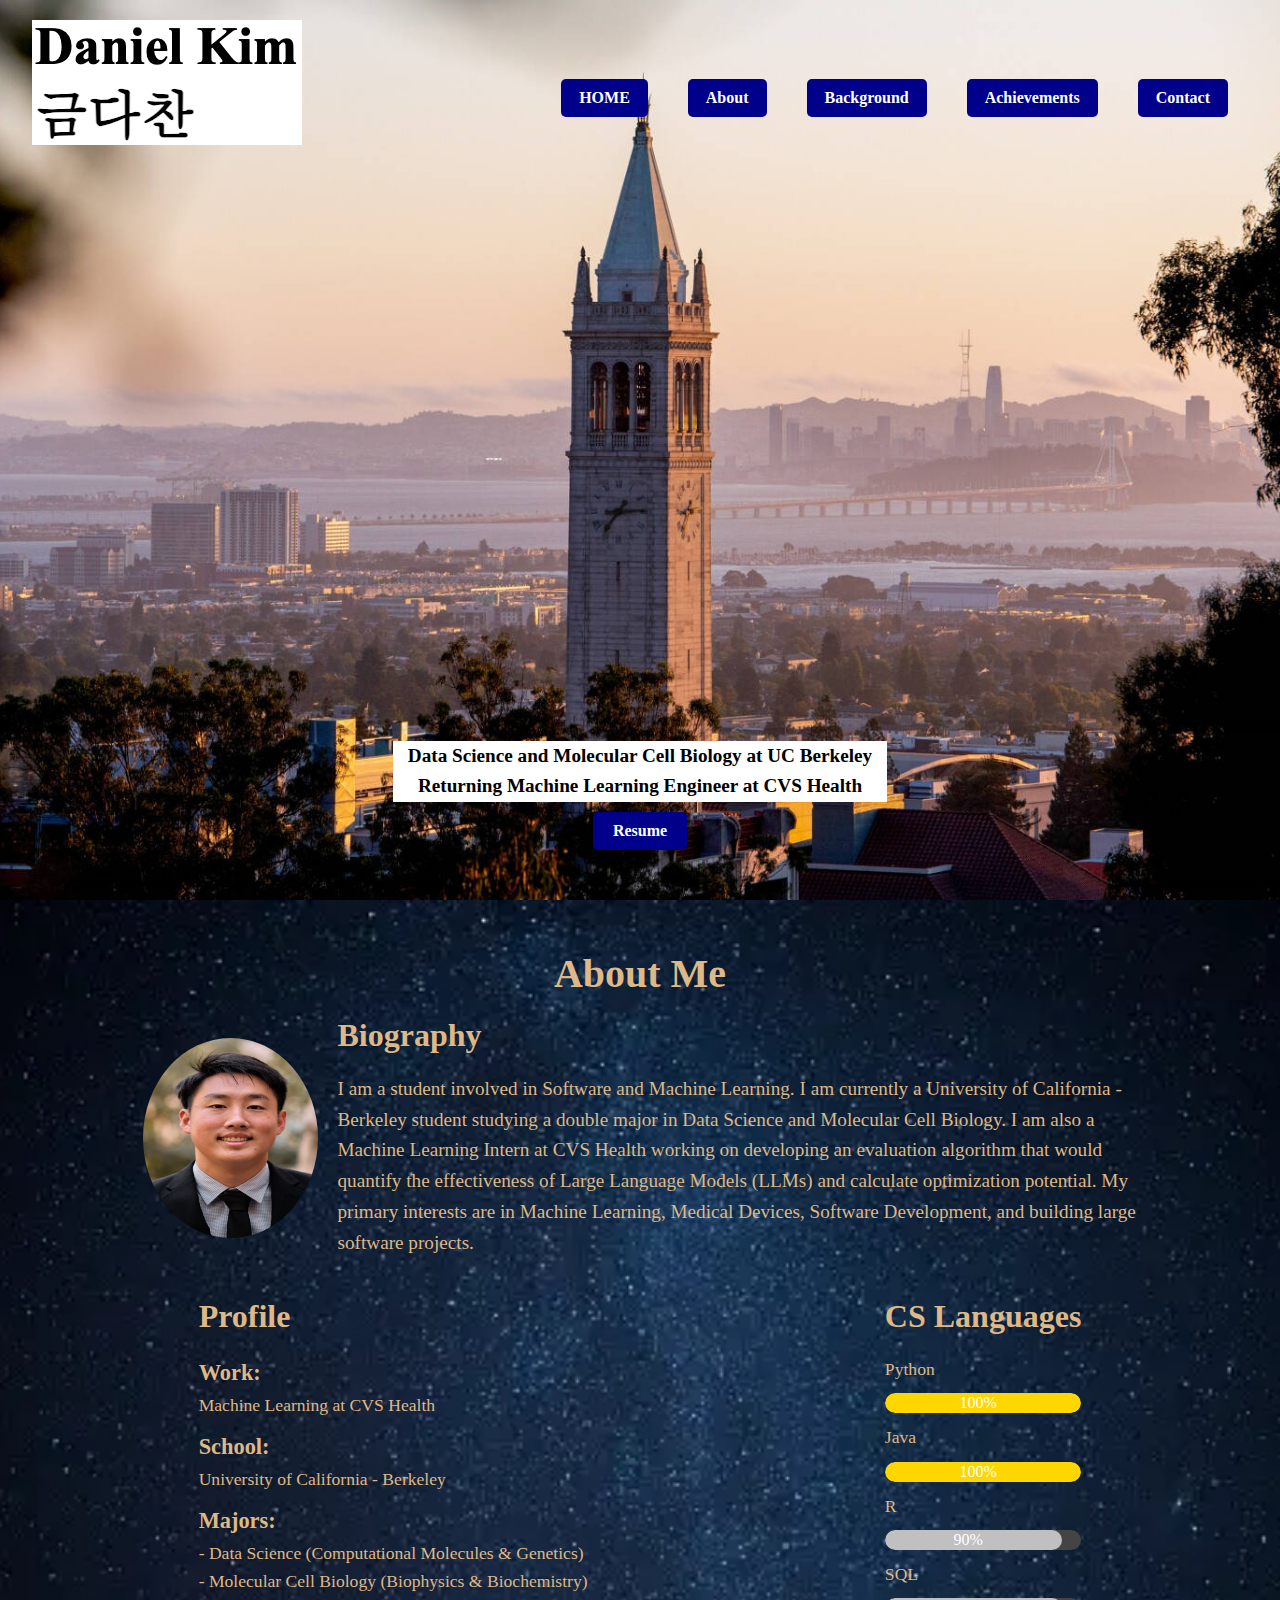
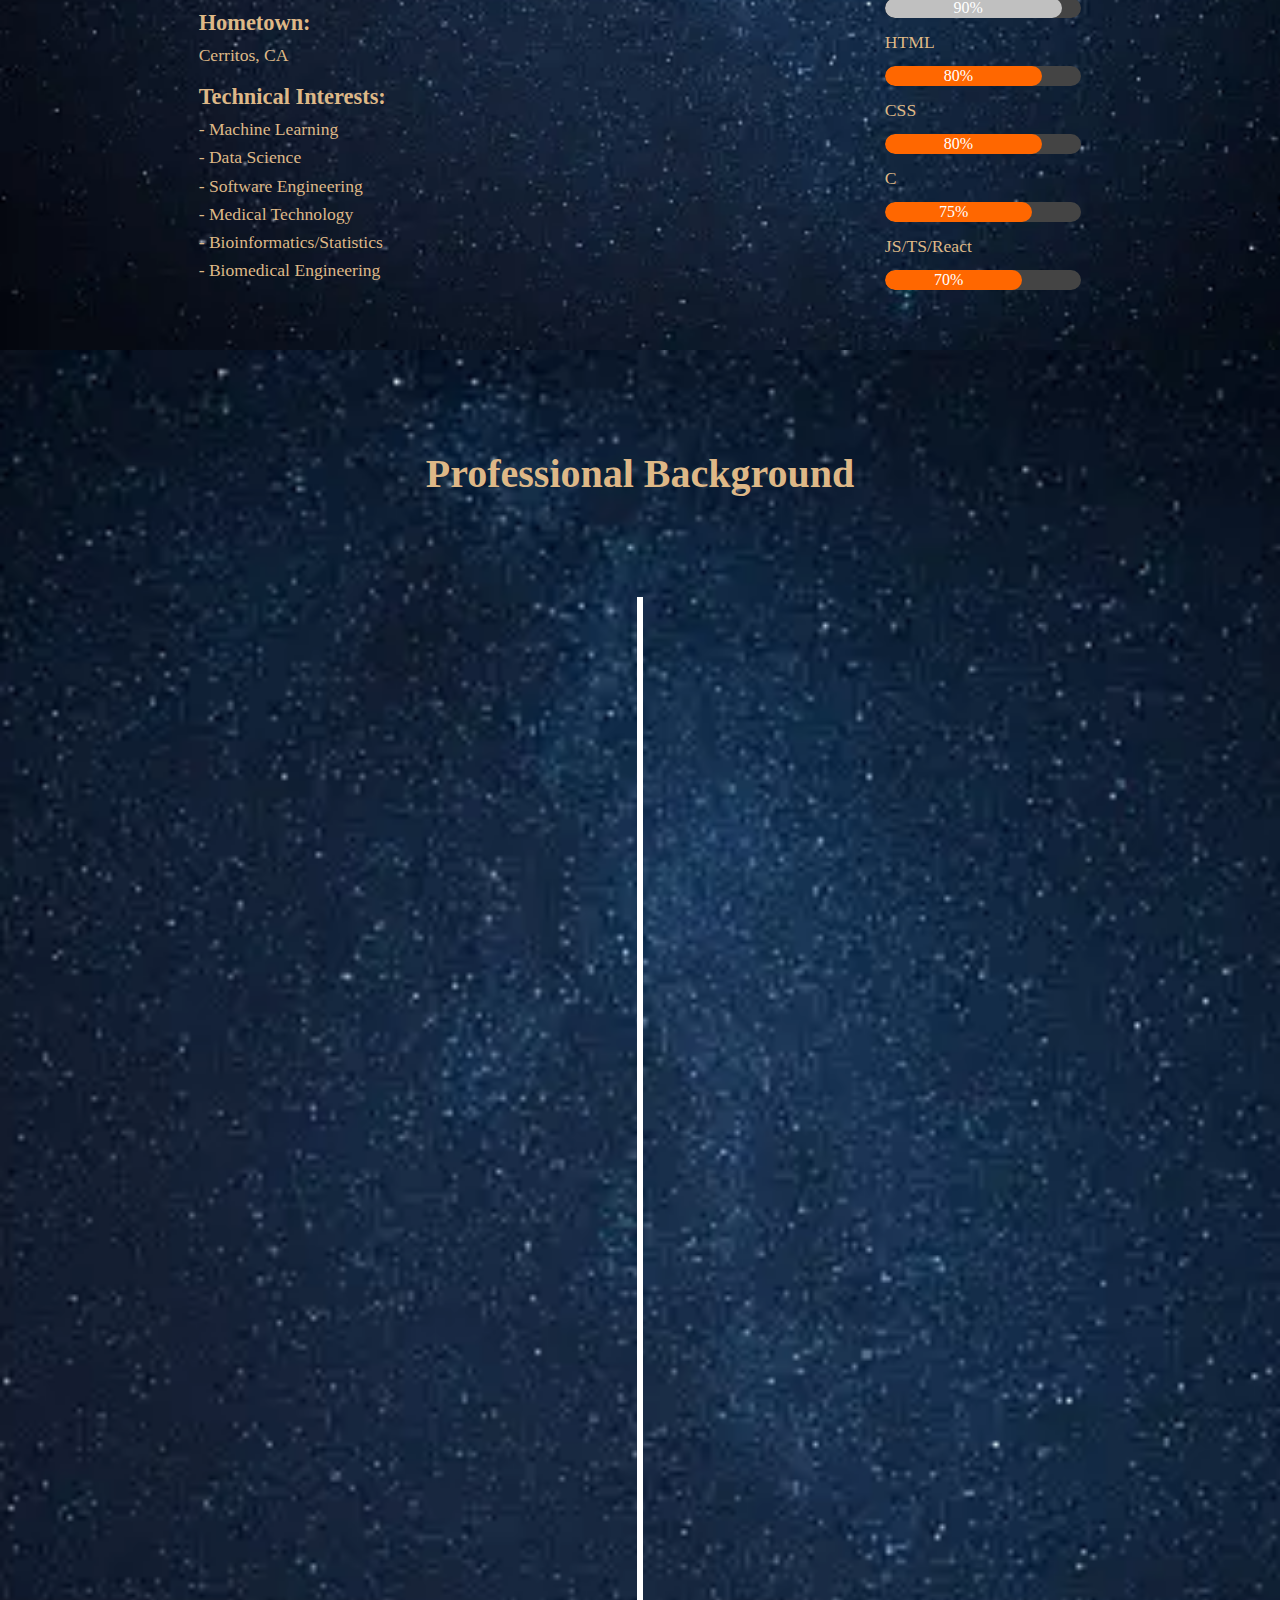
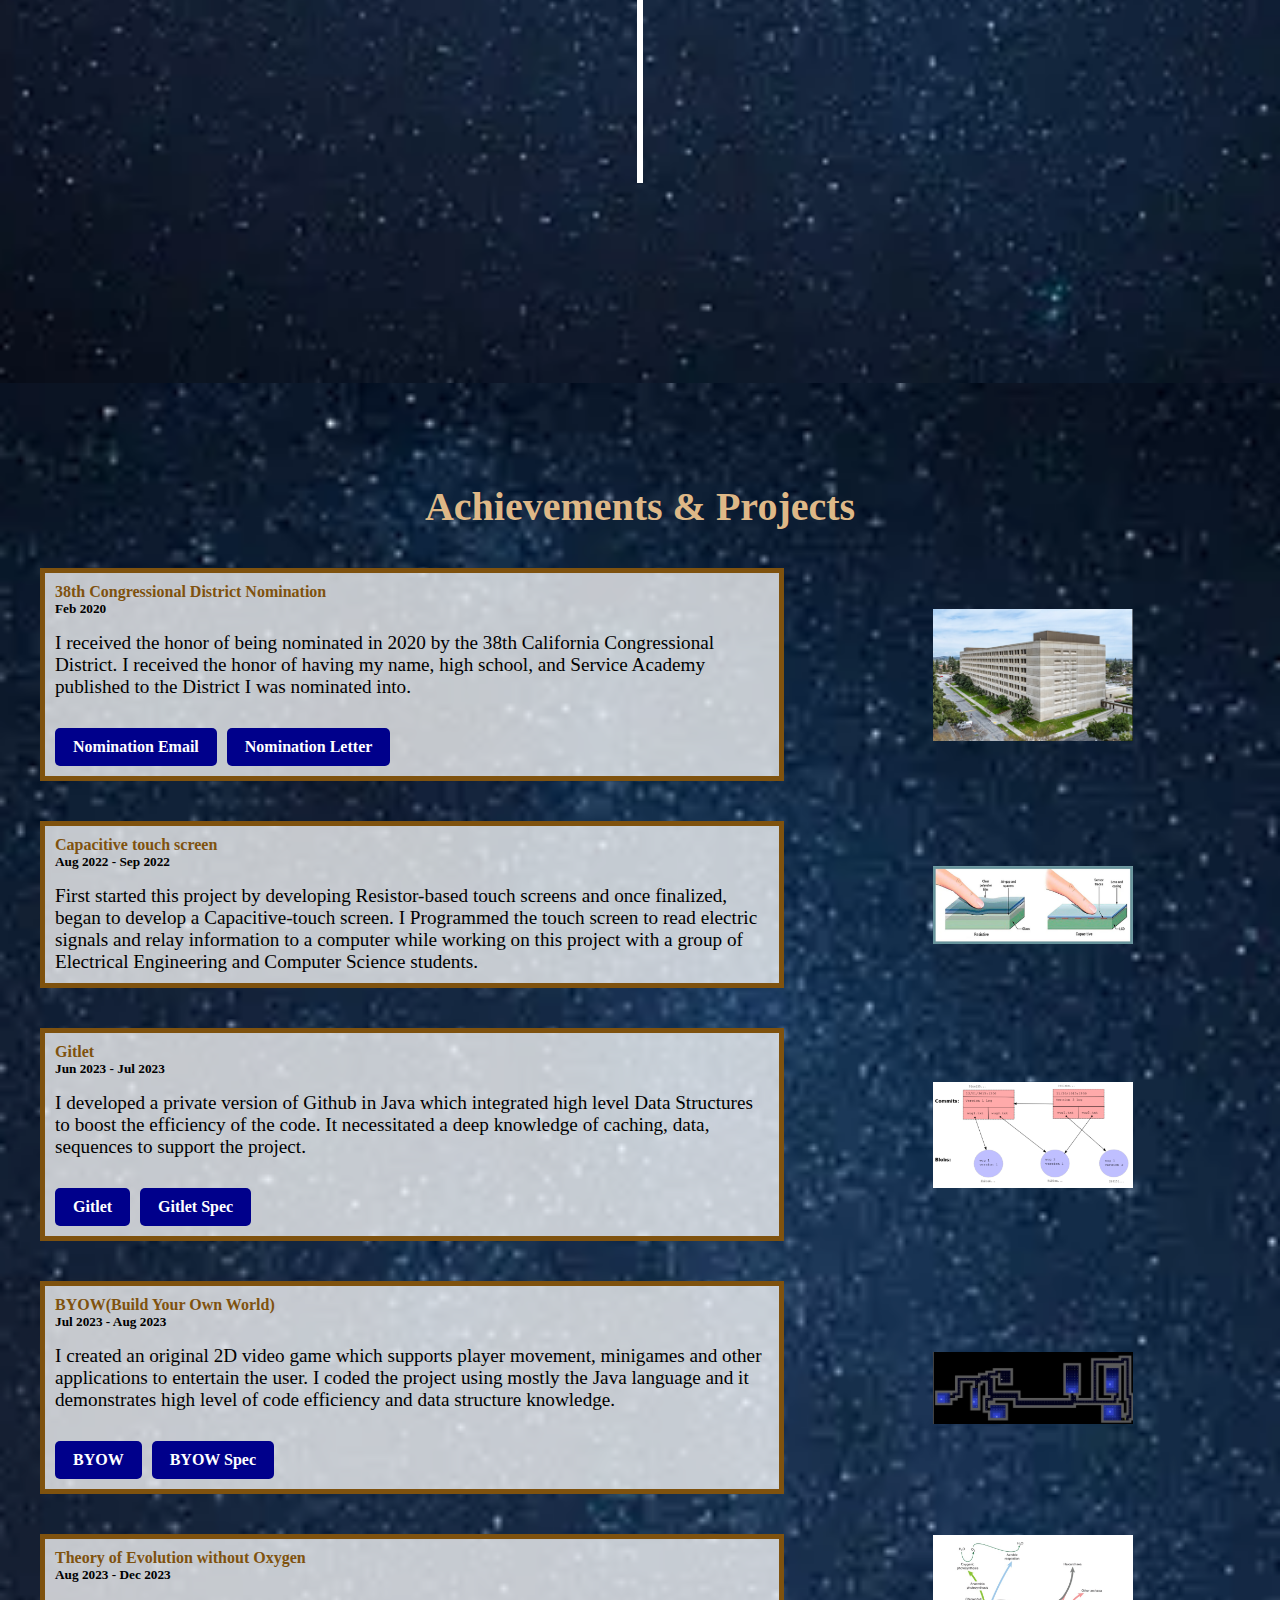
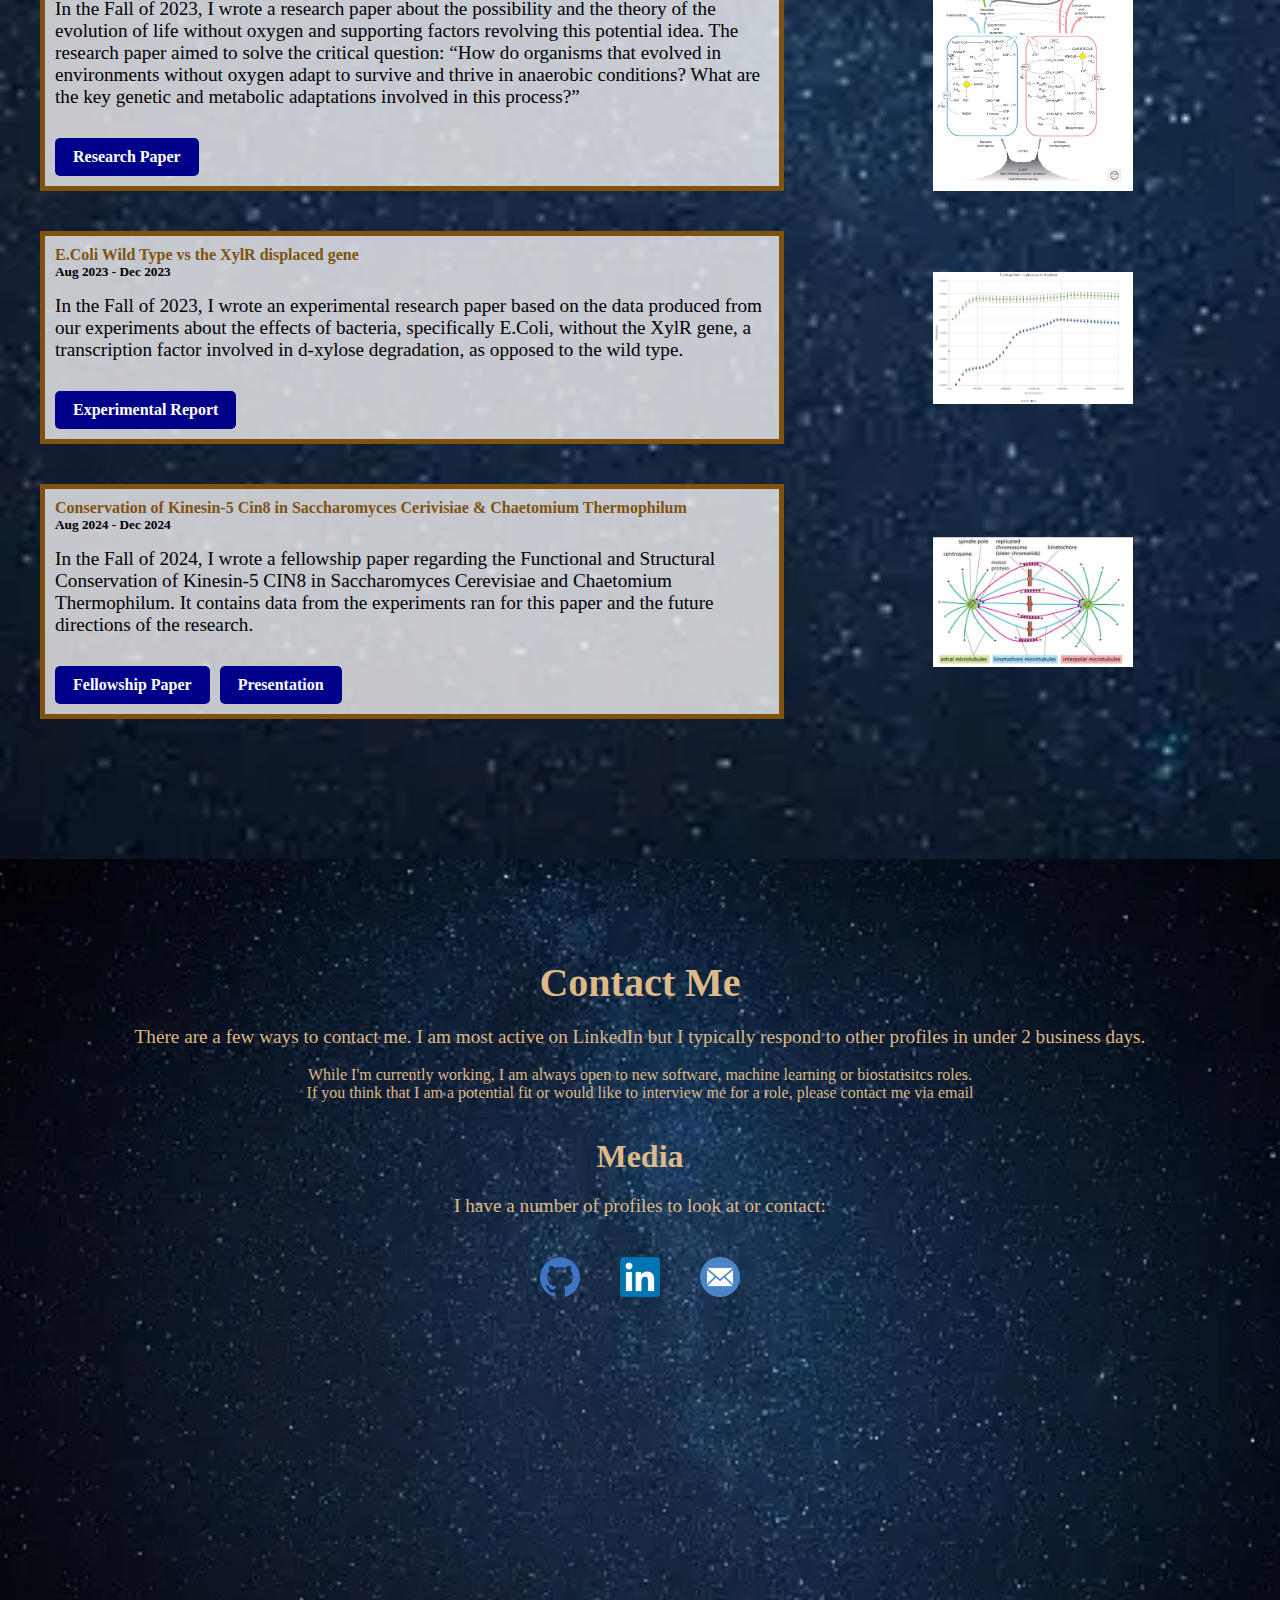
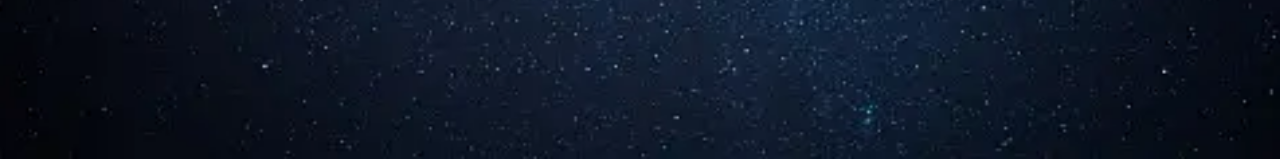
<file: DanKim.github.io/index.html>
<!DOCTYPE html>
<html lang="en">
<head>
    <meta charset="UTF-8">
    <meta name="viewport" content="width=device-width, initial-scale=1.0">
    <!-- <title>Daniel Kim's Personal Portfolio Website</title> -->
    <link rel="stylesheet" href="styles.css">
</head>
<body>
    <div class="background-home-image"></div>
    <header class="hero" id="home">
        <div class="details">
            <nav>
                <img src="images/Daniel Kim KE Name.png" class="logo" alt="Daniel Kim Logo">
                <ul>
                    <li><a href="#home">HOME</a></li>
                    <li><a href="#about">About</a></li>
                    <li><a href="#background">Background</a></li>
                    <li><a href="#achievements">Achievements</a></li>
                    <li><a href="#contact">Contact</a></li>
                </ul>
            </nav>
            <!-- <h1>My Official Personal Website</h1> -->
        </div>
    </header>   
    <footer class="home-footer">
        <p>
            Data Science and Molecular Cell Biology at UC Berkeley<br>
            Returning Machine Learning Engineer at CVS Health 
        </p>
        <div class="resume-details">
            <div class="resume-link">
                <a href="docs/DKResume.pdf" download="DKResume.pdf">Resume</a>
            </div>
        </div> 
    </footer>
    <section id="about" class="about-section">
        <h2>About Me</h2>
        <div class="about-container">
            <img src="images/professionalPhoto2.png" class="pPhoto">
            <div class="about-text">
                <h3>Biography</h3>
                <p> 
                    I am a student involved in Software and Machine Learning. I am currently a University of California - Berkeley
                    student studying a double major in Data Science and Molecular Cell Biology. I am also a Machine Learning Intern at CVS  
                    Health working on developing an evaluation algorithm that would quantify the effectiveness of Large Language Models (LLMs) 
                    and calculate optimization potential. My primary interests are in Machine Learning, Medical Devices, Software Development, 
                    and building large software projects.
                </p>
            </div>
        </div>
        <div class="skills-languages-container">
            <div class="skills">
                <h3>Profile</h3>
                <h4>Work:</h4>
                <p>Machine Learning at CVS Health</p>
                <h4>School:</h4>
                <p>University of California - Berkeley</p>
                <h4>Majors:</h4>
                <p>- Data Science (Computational Molecules & Genetics)
                    <br>- Molecular Cell Biology (Biophysics & Biochemistry)
                </p>
                <h4>Hometown:</h4>
                <p>Cerritos, CA</p>
                <h4>Technical Interests:</h4>
                <p>- Machine Learning
                    <br>- Data Science
                    <br>- Software Engineering 
                    <br>- Medical Technology 
                    <br>- Bioinformatics/Statistics 
                    <br>- Biomedical Engineering</p>
            </div>
            <div class="languages">
                <h3>CS Languages</h3>
                <p>Python</p>
                <div class="skill-bar">
                    <div class="skill-bar-inner skill-python">100%</div>
                </div>
                <p>Java</p>
                <div class="skill-bar">
                    <div class="skill-bar-inner skill-java">100%</div>
                </div>
                <p>R</p>
                <div class="skill-bar">
                    <div class="skill-bar-inner skill-r">90%</div>
                </div>
                <p>SQL</p>
                <div class="skill-bar">
                    <div class="skill-bar-inner skill-sql">90%</div>
                </div>
                <p>HTML</p>
                <div class="skill-bar">
                    <div class="skill-bar-inner skill-html">80%</div>
                </div>
                <p>CSS</p>
                <div class="skill-bar">
                    <div class="skill-bar-inner skill-css">80%</div>
                </div>
                <p>C</p>
                <div class="skill-bar">
                    <div class="skill-bar-inner skill-c">75%</div>
                </div>
                <p>JS/TS/React</p>
                <div class="skill-bar">
                    <div class="skill-bar-inner skill-js">70%</div>
                </div>
            </div>
        </div>
    </section>    
    <section id="background" class="background-section">
        <h2>Professional Background</h2>
        <div class="timeline">
            <div class="container left-container">
                <!-- <img src="images/UCBLogo.png" class="UCBLogo"> -->
                <div class="textbox">
                    <h4>Start University of California- Berkeley</h4>
                    <small>Fall 2020</small>
                    <p>Started Higher Education in Fall 2020</p>
                </div>
            </div>
            <div class="container right-container">
                <!-- <img src="images/UCBLogo.png" class="UCBLogo"> -->
                <div class="textbox">
                    <h4>Computer Science Academic Intern</h4>
                    <small>August 2023 - December 2023</small>
                    <p> Academic Intern
                        <br>
                        <br>As an Academic Intern for the Computer Science Department, I assisted Professor Denero teach CS61A class of 2000 student and lab section of 45 student.
                        My primary responsibilities were to assist program coursework, teach lessons in Python, SQL and Scheme for students 
                        and report findings to the head GSI with expected student results and growth.
                        This position demanded high proficiency in programming courses and engagement with staff.</p>
                </div>
            </div>
            <div class="container left-container">
                <!-- <img src="images/CVSHealthLogo.png" class="CVSHEALTHLogo"> -->
                <div class="textbox">
                    <h4>Machine Learning Engineer Intern at CVS Health</h4>
                    <small>May 2024 - August 2024</small>
                    <p> Machine Learning Engineer Intern
                        <br>
                        <br>My primary reponsibility was to program algorithms thorugh Generative AI to create authorization sets for specific prescription medication. 
                        Additionally, I worked on developing an Augmented Evaluation System for LLM optimization which hastened augmented code translation from 2 months to less than 1 hour.
                        My team launched our work into production and required me to present our success to stakeholders and management.</p>
                </div>
            </div>
            <div class="container right-container">
                <!-- <img src="images/UCBLogo.png" class="UCBLogo"> -->
                <div class="textbox">
                    <h4>Graduation University of California- Berkeley</h4>
                    <small>~Spring 2025</small>
                    <p>Anticipated Graduation from University of California- Berkeley</p>
                </div>
            </div>
            <div class="container left-container">
                <!-- <img src="images/CVSHealthLogo.png" class="CVSHEALTHLogo"> -->
                <div class="textbox">
                    <h4>Returning Machine Learning Engineer at CVS Health</h4>
                    <small>~July 2025</small>
                    <p> Returning Machine Learning Engineer
                    </p>
                </div>
            </div>
        </div>
    </section>
    <section id="achievements" class="achievements-section">
        <h2>Achievements & Projects</h2>
        <br>
        <div class="content-wrapper">
            <div class="acontainer">
                <div class="text-content">
                    <h4>38th Congressional District Nomination</h4>
                    <h5>Feb 2020</h5>
                    <p>I received the honor of being nominated in 2020 by the 38th California Congressional District. I received the honor of having my name, 
                        high school, and Service Academy published to the District I was nominated into.</p>
                    <ul>
                        <li><a href="docs/38thCDApproval.pdf" download="38thCDApproval.pdf">Nomination Email</a></li>
                        <li><a href="docs/38CDdoc.pdf" download="38CDdoc.pdf">Nomination Letter</a></li>
                    </ul>
                </div>
                <div class="image-content">
                    <img src="images/38CPreview.png" alt="Achievement 1">
                </div>
            </div>
            <div class="acontainer">
                <div class="text-content">
                    <h4>Capacitive touch screen</h4>
                    <h5>Aug 2022 - Sep 2022</h5>
                    <p>First started this project by developing Resistor-based touch screens and once finalized, began to develop a Capacitive-touch screen. I Programmed the touch screen to read electric signals and relay information to a computer while working on this project with a group of Electrical Engineering and Computer Science students.</p>
                </div>
                <div class="image-content">
                    <img src="images/CTSPreview.png" alt="Achievement 2">
                </div>
            </div>
            <div class="acontainer">
                <div class="text-content">
                    <h4>Gitlet</h4>
                    <h5>Jun 2023 - Jul 2023</h5>
                    <p>I developed a private version of Github in Java which integrated high level Data Structures to boost the efficiency of the code. It necessitated a deep knowledge of caching, data, sequences to support the project.</p>
                    <ul>
                        <li><a href="https://github.com/AtTheLegend27/Java-Repository/tree/main/proj2">Gitlet</a></li>
                        <li><a href="docs/GitletSpec.pdf">Gitlet Spec</a></li>
                    </ul>
                </div>
                <div class="image-content">
                    <img src="images/GitletPreview.png" alt="Achievement 3">
                </div>
            </div>
            <div class="acontainer">
                <div class="text-content">
                    <h4>BYOW(Build Your Own World)</h4>
                    <h5>Jul 2023 - Aug 2023</h5>
                    <p>I created an original 2D video game which supports player movement, minigames and other applications to entertain the user. I coded the project using mostly the Java language and it demonstrates high level of code efficiency and data structure knowledge.</p>
                    <ul>
                        <li><a href="https://github.com/AtTheLegend27/Java-Repository/tree/main/proj3">BYOW</a></li>
                        <li><a href="docs/BYOWSpec.pdf">BYOW Spec</a></li>
                    </ul>
                </div>
                <div class="image-content">
                    <img src="images/BYOWPreview.png" alt="Achievement 4">
                </div>
            </div>
            <div class="acontainer">
                <div class="text-content">
                    <h4>Theory of Evolution without Oxygen</h4>
                    <h5>Aug 2023 - Dec 2023</h5>
                    <p>In the Fall of 2023, I wrote a research paper about the possibility and the theory of the evolution of life without oxygen and supporting factors revolving this potential idea.
                        The research paper aimed to solve the critical question: “How do organisms that evolved in environments without oxygen adapt to survive and thrive in anaerobic conditions? What are the key genetic and metabolic adaptations involved in this process?”
                    </p>
                    <ul>
                        <li><a href="docs/TheoryofEvolution.pdf" download="TheoryofEvolution.pdf">Research Paper</a></li>
                    </ul>
                </div>
                <div class="image-content">
                    <img src="images/TheoryEPreview.png" alt="Achievement 5">
                </div>
            </div>
            <div class="acontainer">
                <div class="text-content">
                    <h4>E.Coli Wild Type vs the XylR displaced gene</h4>
                    <h5>Aug 2023 - Dec 2023</h5>
                    <p>In the Fall of 2023, I wrote an experimental research paper based on the data produced from our experiments about the effects of bacteria, specifically E.Coli, without the XylR gene, a transcription factor involved in d-xylose degradation, as opposed to the wild type.</p>
                    <ul>
                        <li><a href="docs/MCBC112LReport.pdf" download="MCBC112LReport.pdf">Experimental Report</a></li>
                    </ul>
                </div>
                <div class="image-content">
                    <img src="images/MCBLPreview.png" alt="Achievement 6">
                </div>
            </div>
            <div class="acontainer">
                <div class="text-content">
                    <h4>Conservation of Kinesin-5 Cin8 in Saccharomyces Cerivisiae & Chaetomium Thermophilum</h4>
                    <h5>Aug 2024 - Dec 2024</h5>
                    <p>In the Fall of 2024, I wrote a fellowship paper regarding the Functional and Structural Conservation of Kinesin-5 CIN8 in Saccharomyces Cerevisiae and Chaetomium Thermophilum. It contains data from the experiments ran for this paper and the future directions of the research.</p>
                    <ul>
                        <li><a href="docs/MCB110LFellowshipPaper.pdf" download="MCB110LFellowshipPaper.pdf">Fellowship Paper</a></li>
                        <li><a href="docs/MCB110LFinalPresentation.pdf" download="MCB110LFinalPresentation.pdf">Presentation</a></li>
                    </ul>
                </div>
                <div class="image-content">
                    <img src="images/MCB110LFPPreview.png" alt="Achievement 7">
                </div>
            </div>
        </div>
    </section>    
    <section id="contact" class="contact-section">
        <h2>Contact Me</h2>
        <p>There are a few ways to contact me. I am most active on LinkedIn but I typically respond to other profiles in under 2 business
            days. </p>
            <br> While I'm currently working, I am always open to new software, machine learning or biostatisitcs roles. 
            <br>If you think that I am a potential fit or would like to interview me for a role, please contact me via email
            <br>
            <br>
            <br>
        <h3>Media</h3>
        <p>I have a number of profiles to look at or contact:</p>
        <ul>
            <li><a href="https://github.com/AtTheLegend27?tab=repositories"><img src="images/githubLogo.png" class="GithubLogo"></a></li>
            <li><a href="https://www.linkedin.com/in/daniel-kim-7418b8226/"><img src="images/linkedInLogo.png" class="linkedInLogo"></a></li>
            <li><a href="mailto:dankimw27@gmail.com"><img src="images/emailLogo.png" class="EmailLogo"></a></li>
        </ul>
    </section>

    <!-- JS to make things happen/smooth -->
    <script>
        document.addEventListener('DOMContentLoaded', () => {
            // Smooth scrolling for navigation links
            document.querySelectorAll('nav ul li a').forEach(anchor => {
                anchor.addEventListener('click', function (e) {
                    e.preventDefault();
                    document.querySelector(this.getAttribute('href')).scrollIntoView({
                        behavior: 'smooth'
                    });
                });
            });
        
            // Intersection Observer for animations
            const backgroundSection = document.querySelector('#background');
            const timeline = document.querySelector('.timeline');
            const containers = document.querySelectorAll('.container');
        
            const observer = new IntersectionObserver(entries => {
                entries.forEach(entry => {
                    if (entry.isIntersecting) {
                        if (entry.target === backgroundSection) {
                            // Trigger animations for timeline and containers
                            timeline.classList.add('animated-timeline');
                            containers.forEach(container => container.classList.add('animated-container'));
                        }
                    }
                });
            }, {
                threshold: 0.1 // Adjust threshold as needed
            });
        
            observer.observe(backgroundSection);
        });
         
    </script>
</body>
</html>
</file>
<file: DanKim.github.io/styles.css>
* {
    margin: 0;
    padding: 0;
    box-sizing: border-box;
    font-family: 'Times New Roman', Times, serif;
}

html, body {
    margin: 0;
    padding: 0;
}

.hero {
    position: relative;
    width: 100%;
    height: 100vh;
}

nav {
    display: flex;
    width: 95%;
    margin: auto;
    padding: 20px 0;
    align-items: center;
    justify-content: space-between;
}

nav ul {
    display: flex;
    list-style: none;
}

nav ul li {
    margin: 0 20px;
}

nav ul li a {
    text-decoration: none;
    font-weight: bold;
}

li a:hover {
    color: green;
  }

.details {
    position: relative;
    text-align: center;
    z-index: 1;
    margin-top: 0%;
}

.details h1 {
    font-size: 50px;
    color: black;
    background-color: white;
    padding: 0 15px;
    margin-bottom: 10px;
    display: inline-block;
}

.details p {
    color: black;
    line-height: 1.6;
    font-weight: bold;
    /* background-color: white; */
    font-size: large;
    display: inline-block;
    padding: 0 15px;
}

a {
    background: darkblue;
    padding: 10px 18px;
    text-decoration: none;
    font-weight: bold;
    color: white;
    display: inline-block;
    margin-top: 30px;
    border-radius: 5px;
}

.background-home-image {
    background-image: url(images/UCB\ Wallpaper\ 1.jpg);
    background-position: center;
    background-repeat: no-repeat;
    background-size: cover;
    position: absolute;
    top: 0;
    left: 0;
    width: 100%;
    height: 100%;
}

.resume-details {
    position: relative;
    bottom: 20px;
    left: 50%;
    transform: translateX(-50%);
}

.resume-link a {
    text-decoration: none;
    font-weight: bold;
    color: white; /* Text color */
    background-color: darkblue; /* Background color */
    padding: 10px 20px; /* Padding around the text */
    border-radius: 5px; /* Rounded corners */
}

.resume-link:hover a{
    color: green;
}

.home-footer {
    position: absolute;
    bottom: 20px;
    width: 100%;
    text-align: center;
    padding: 10px;
    box-shadow: 0 -2px 10px rgba(0, 0, 0, 0.1);
}

.home-footer p {
    color: black;
    line-height: 1.6;
    font-weight: bold;
    font-size:larger;
    font-weight: bold;
    background-color: white;
    display: inline-block;
    padding: 0 15px;
    margin-bottom: 0%;
}
section {
    padding: 100px 20px;
    min-height: 100vh;
}

section h2 {
    font-size: 2.5em;
    margin-bottom: 20px;
}

section h3 {
    font-size: 2em;
    margin-bottom: 20px;
}

section p {
    font-size: 1.2em;
}

.about-section,
.background-section,
.achievements-section,
.contact-section{
    background-image: url(images/BI\ Everything.webp);
    background-position: center;
    background-repeat: no-repeat;
    background-size: cover;
    height: 0;
    color: burlywood;
    padding: 100px 20px;
    min-height: 100vh;
    height: auto; /* Allow height to grow with content */
    overflow: auto; /* Enable scrolling if content overflows */
}

.about-section h2,
.background-section h2,
.achievements-section h2,
.contact-section {
    text-align: center;
}

/* About me Section */
.about-section {
    padding: 50px;
    text-align: center;
}

.about-section h2 {
    font-size: 2.5em;
    margin-bottom: 20px;
}

.about-container {
    display: flex;
    align-items: center;
    justify-content: center;
    margin-bottom: 40px;
}

.pPhoto {
    border-radius: 50%;
    width: 175px;
    height: 200px;
    margin-right: 20px;
}

.about-text {
    max-width: 800px;
    text-align: left;
}

.about-text h3 {
    font-size: 2em;
    margin-bottom: 20px;
}

.skills-languages-container h4 {
    font-size: 1.4em;
    /* font-weight: normal; */
    line-height: 1.6;
    
}

.about-text p {
    font-size: 1.2em;
    line-height: 1.6;
}

.skills-languages-container {
    display: flex;
    justify-content: space-around;
    margin-top: 40px;
    gap: 0px; 
}

.skills, .languages {
    max-width: 400px;
    text-align: left;
}

.skills p, .languages p {
    font-size: 1.1em;
    margin-bottom: 10px;
    line-height: 1.6; 
}

.skill-bar {
    background-color: #444;
    border-radius: 10px;
    overflow: hidden;
    margin-bottom: 10px;
}

.skill-bar-inner {
    height: 20px;
    border-radius: 10px;
    padding-right: 10px;
    line-height: 20px;
    color: #fff;
    text-align: center;
}

.skill-python { width: 100%; background-color: gold; }
.skill-java { width: 100%; background-color: gold; }
.skill-r { width: 90%; background-color: silver; }
.skill-sql { width: 90%; background-color: silver; }
.skill-html { width: 80%; background-color: #ff6700; }
.skill-css { width: 80%; background-color: #ff6700; }
.skill-c { width: 75%; background-color: #ff6700; }
.skill-js { width: 70%; background-color: #ff6700; }



/* Achievements Section */
.achievements-section .content-wrapper {
    display: flex;
    flex-direction: column;
}

.achievements-section .acontainer {
    display: flex;
    justify-content: space-between;
    margin-bottom: 40px;
}

.achievements-section .text-content {
    flex: 0 0 60%;
    padding-right: 20px;
    background-color: rgba(255, 255, 255, 0.756);
    border: 5px solid rgb(127, 82, 14);
    padding: 10px;
    margin-left: 20px;
}

.achievements-section .image-content {
    flex: 0 0 35%;
    display: flex;
    align-items: center;
    justify-content: center;
}

.achievements-section .image-content img {
    width: 100%;
    max-width: 200px; /* Adjust the max-width as needed */
    margin-right: 20px;
}

.achievements-section h4 {
    color: rgb(127, 82, 14);
}

.achievements-section h5 {
    display: block;
    margin-bottom: 15px;
    color: black;
}

.achievements-section p {
    color: black;
    font: bold;
}

.achievements-section ul {
    display: inline-flex;
}

.achievements-section li {
    list-style-type: none;
    margin-right: 10px;
}



/* Timeline CSS */
.timeline {
    position: relative;
    max-width: 1200px;
    margin: 100px auto;
}

.timeline::after {
    content: '';
    position: absolute;
    width: 6px;
    background-color: #fff;
    top: 0;
    bottom: 0;
    left: 50%;
    margin-left: -3px;
    /* animation: moveline 6s linear forwards; */
}

.animated-timeline {
    animation: moveline 6s linear forwards;
    
}

.animated-container {
    animation: movedown 1s linear forwards;
}

@keyframes moveline{
    0%{
        height: 0;
    }
    100%{
        height:100%;
    }
}

@keyframes movedown{
    0%{
        opacity: 0;
        transform: translateY(-30px);
    }
    100%{
        opacity: 1;
        transform: translateY(0px);
    }
}

.container {
    padding: 10px 40px;
    position: relative;
    width: 50%;
    /* animation: movedown 1s linear forwards; */
    opacity: 0;
}

.container:nth-child(2){
    animation-delay: 1s;
}

.container:nth-child(3){
    animation-delay: 2s;
}

.container:nth-child(4){
    animation-delay: 3s;
}

.container:nth-child(5){
    animation-delay: 4s;
}

.container.left-container {
    left: 0;
}

.container.right-container {
    left: 50%;
}

.container::after {
    content: '';
    position: absolute;
    width: 25px;
    height: 25px;
    border-radius: 50%;
    background-color: #fff;
    outline: auto;
    top: 15px;
    right: -12px;
    z-index: 1;
}

.container.right-container::after {
    left: -12px;
}

.textbox {
    padding: 20px 30px;
    background-color: white;
    position: relative;
    border-radius: 6px;
    font-size: 15px;
    box-shadow: 0 0 10px rgba(0, 0, 0, 0.1);
}

.textbox h4 {
    font-size: 1.5em;
    margin-bottom: 10px;
    color: rgb(127, 82, 14);
}

.textbox small {
    display: block;
    margin-bottom: 15px;
    color: black;
}

.textbox p {
    color: black;
    font: bold;
}


/* Logos */
.GithubLogo,
.EmailLogo,
.linkedInLogo {
    width: 40px;
    height: 40px;
}

/* Responsive adjustments */
@media screen and (max-width: 600px) {
    .timeline{
        margin: 50px auto;
    }

    .timeline::after{
        left: 31px;
    }

    .container {
        width: 100%;
        padding-left: 80px;
        padding-right: 25px;
    }
    
    .textbox{
        font-size: 13px;
    }

    .textbox small{
        margin-bottom: 10px;
    }

    .container.left-container,
    .container.right-container {
        left: 0;
    }

    .container.right-container::after {
        left: -30px;
    }

    .UCBLogo,
    .CVSHEALTHLogo {
        left: 20px;
        right: auto;
    }
}

.contact-section ul li a{
    color: transparent;
    background: none;
    justify-content: center;
    align-items: center;
}

.contact-section ul li{
    display: inline-block;
    color: transparent;
    background: none;
  }
  






/* Not in Active Production */

/* logos for accomplishments */
.UCBLogo {
    position: absolute;
    width: 40px;
    top: 10px;
    margin: 0 auto; /* Add this line */
    z-index: 2;
}

.CVSHEALTHLogo {
    position: absolute;
    width: 120px;
    top: 30px;
    right: -50px;
    z-index: 2;
    background-color: #fff;
}

.right-container .UCBLogo,
.right-container .CVSHEALTHLogo {
    left: -50px;
    right: auto;
}
</file>
